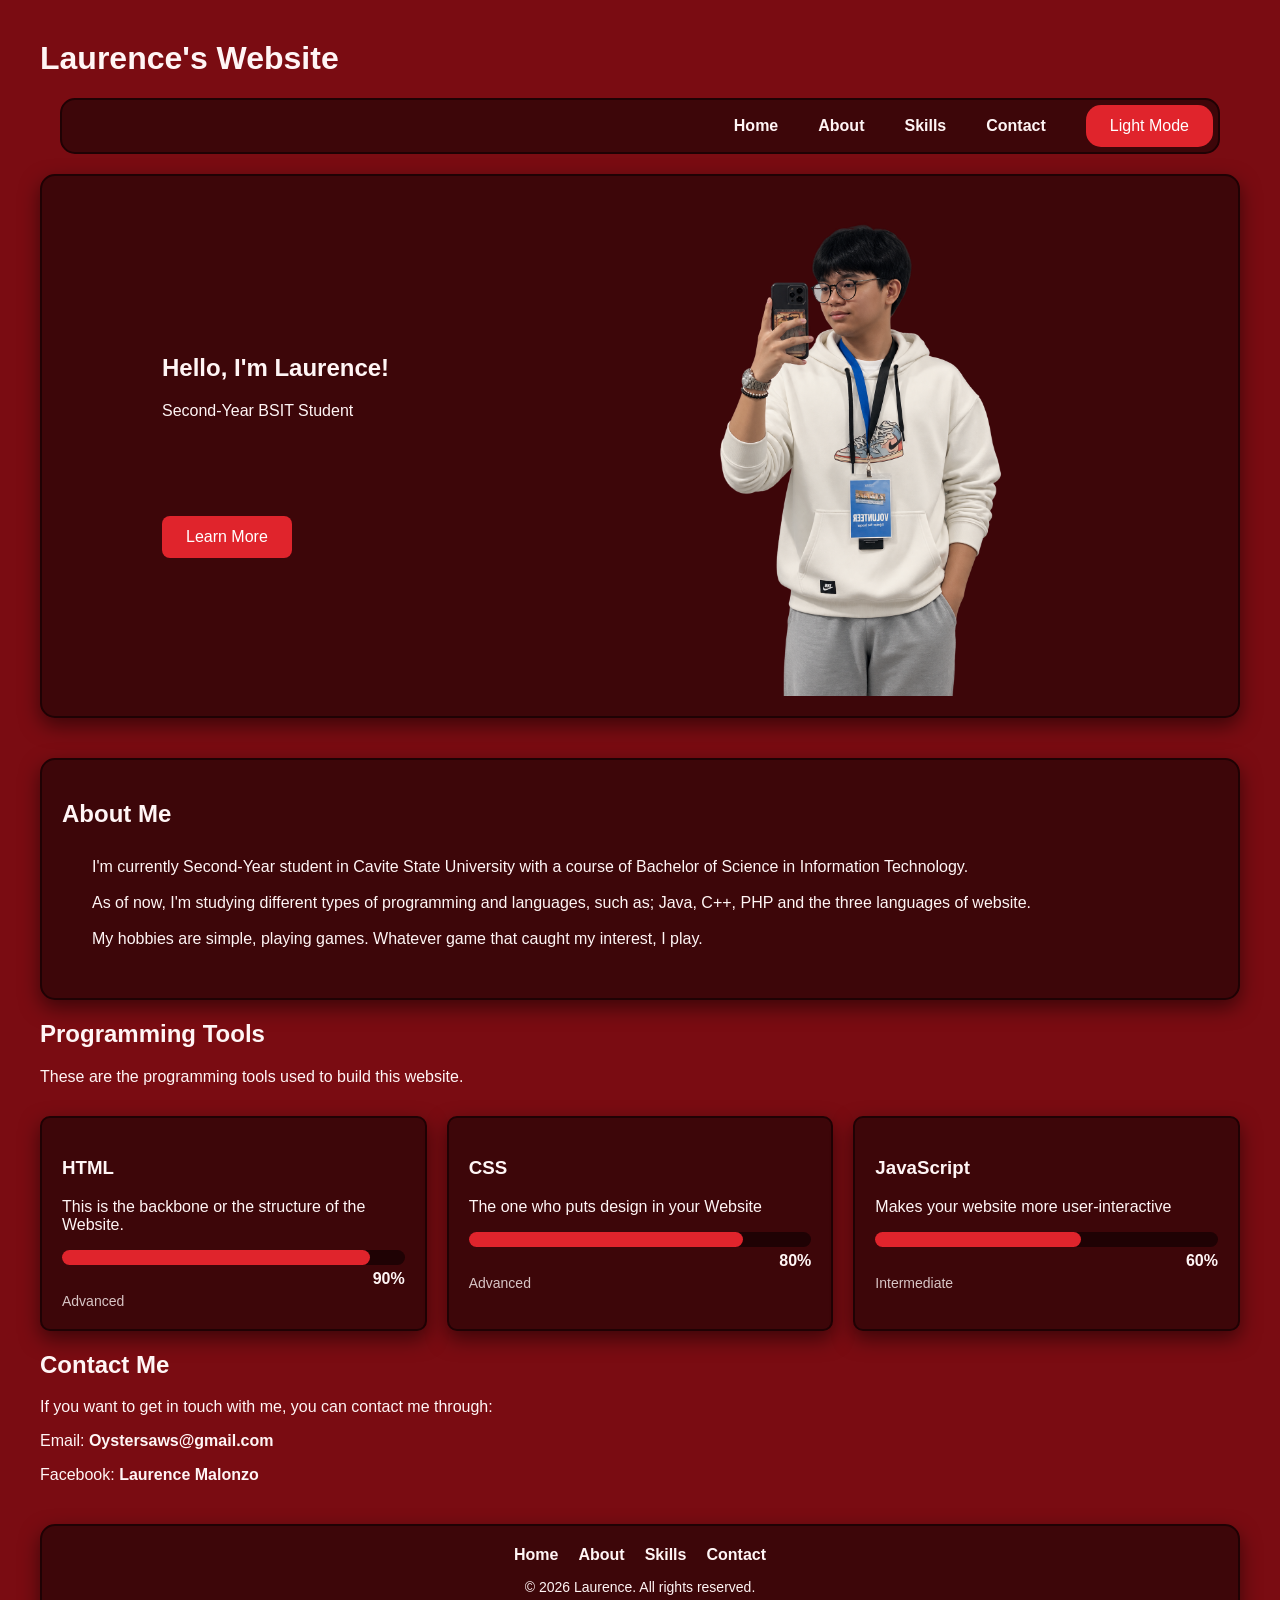
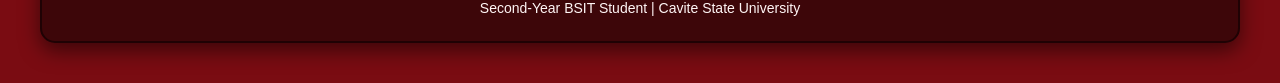
<file: index.html>
<!DOCTYPE html>
<html lang="en">
<head>
    <meta charset="UTF-8">
    <meta name="viewport" content="width=device-width, initial-scale=1.0">
    <title>Laurence's Website</title>

    <link rel = "stylesheet" href = "style.css">
</head>
<body>

<header>
    <h1>Laurence's Website</h1>
</header>
    <nav id="navbar">
        <button id="menubtn" class="menubtn" aria-label="Open menu" aria-expanded="false">&#9776;</button>
        <a href ="#hero" class="nav-link">Home</a>
        <a href ="#about" class="nav-link">About</a>
        <a href ="#skills" class="nav-link">Skills</a>
        <a href ="#contact" class="nav-link">Contact</a>
        <button id = "themebtn" class = "themebtn">Light Mode</button>
    </nav>

<main>

    <section class="hero" id="hero">
        <div class = "message" id="message">
            <h2 id="title">Hello, I'm Laurence!</h2>

            <p>Second-Year BSIT Student</p>

        <button class="btn" id="btn">Learn More</button>
        </div>

        <div class="owner">
            <img src="image/laurence.png" alt="Laurence">
        </div>
    </section>

    <section class="about" id="about">
        <h2>About Me</h2>

        <p class = "aboutme" id = "aboutme">I'm currently Second-Year student in Cavite State University with a course of Bachelor of Science in Information Technology.<br><br>
            As of now, I'm studying different types of programming and languages, such as; Java, C++, PHP and the three languages of website. <br><br>
            My hobbies are simple, playing games. Whatever game that caught my interest, I play. </p>
    </section>

    <section class="skills" id="skills">
        <h2>Programming Tools</h2>
        <p>These are the programming tools used to build this website.</p>
    
        <div class = "skills-container" id="skillContainer"></div>
    </section>

    <section class ="contact" id ="contact">

        <h2>Contact Me</h2>

        <p>If you want to get in touch with me, you can contact me through:</p>
        <p>
            Email: <a href="mailto:oystersaws@gmail.com" class="contact-link">Oystersaws@gmail.com</a> 
        </p>
        <p>
            Facebook: <a href="https://www.facebook.com/laurence.malonzo.71" class="contact-link">Laurence Malonzo</a>
        </p>

    </section>

</main>

<footer>
    <div class="footer-links">
        <a href="#hero" class="footer-link">Home</a>
        <a href="#about" class="footer-link">About</a>
        <a href="#skills" class="footer-link">Skills</a>
        <a href="#contact" class="footer-link">Contact</a>
    </div>
    <p>&copy; 2026 Laurence. All rights reserved.</p>
    <p>Second-Year BSIT Student | Cavite State University</p>
</footer>



    <script src = "script.js"></script>
</body>
</html>
</file>
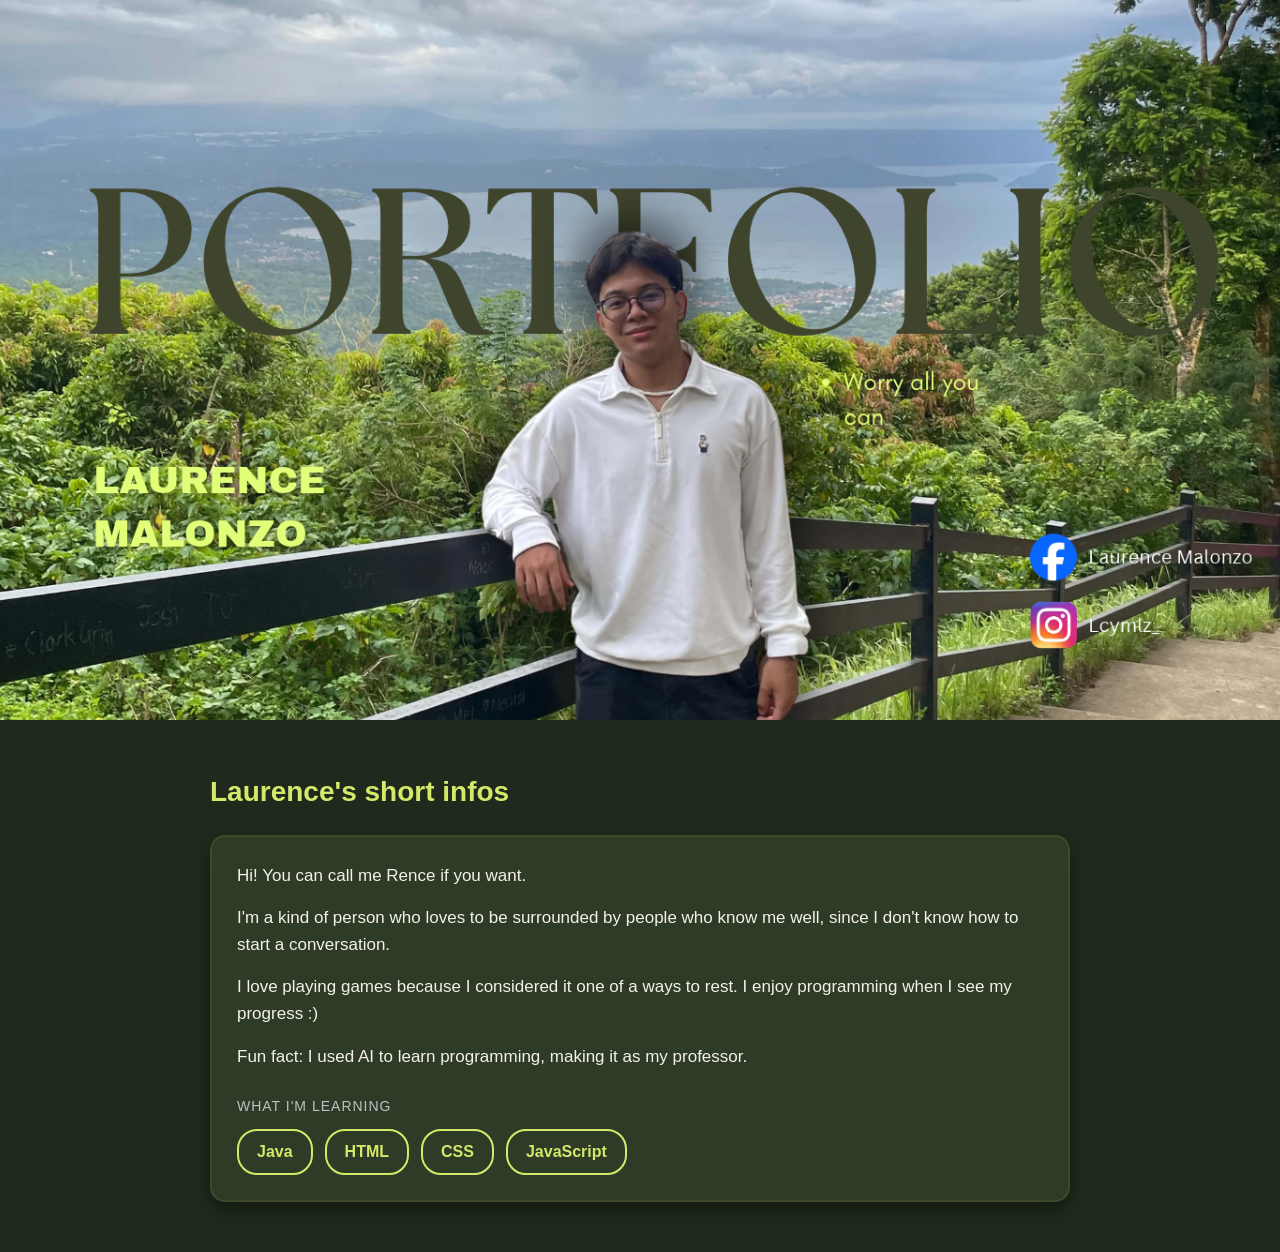
<file: aboutMe.html>
<!DOCTYPE html>
<html lang="en">
<head>
    <meta charset="UTF-8">
    <meta name="viewport" content="width=device-width, initial-scale=1.0">
    <title>Laurence</title>

    <link rel = "stylesheet" href = "aboutmestyle.css">
</head>
<body>

    <section class="about-laurence">
        <a href ="https://www.facebook.com/laurence.malonzo.71" target="_blank" class="laurence-social laurencefb">
            <span class="sr-only">Facebook: Laurence Malonzo</span>
        </a>
        <a href="https://instagram.com/lcymlz_" target="_blank" class="laurence-social laurenceinsta">
            <span class="sr-only">Instagram: lcymlz_</span>
        </a>
    </section>

    <section class="aboutme">
        <h2>Laurence's short infos</h2>
        <div class="about-card">
            <p>Hi! You can call me Rence if you want.</p>
            <p>I'm a kind of person who loves to be surrounded by people who know me well, since I don't know how to start a conversation.</p>
            <p>I love playing games because I considered it one of a ways to rest. I enjoy programming when I see my progress :)</p>
            <p>Fun fact: I used AI to learn programming, making it as my professor.</p>
            <h3>What I'm learning</h3>
            <div class="tags">
                <span class="tag">Java</span>
                <span class="tag">HTML</span>
                <span class="tag">CSS</span>
                <span class="tag">JavaScript</span>
            </div>
        </div>
    </section>
    
</body>
</html>
</file>
<file: style.css>
* {
    box-sizing: border-box;
}

:root {
    --background: #7a0c12;
    --card: #3d0609;
    --button: #e0242c;
    --button-hover: #b5141b;
    --button-text: #ffffff;
    --accent: #ff7a7a;
    --text: #fff5f5;
    --border: #1f0204;
    --track: #1f0204;
    --shadow: 0 8px 20px rgba(0, 0, 0, 0.5);
}

body {
    background:var(--background);
    transition: background-color 0.3s ease;
    font-family: Arial, sans-serif;
    margin: 40px;
}

header {
    color:var(--text);
}

nav {
    display: flex;
    justify-content:flex-end;
    gap: 20px;
    background: var(--card);
    border-radius: 15px;
    padding: 5px;
    margin: 20px;
    border: 2px solid var(--border);
    align-items: center;
    position: sticky;
    top: 10px;
    z-index: 1000;
}

nav a {
    text-decoration: none;
    color: var(--text);
    font-weight: bold;
    margin-right: 20px;
    
}

#btn {
    background: var(--button);
    color: var(--button-text);
    border: none;
    padding: 12px 24px;
    border-radius: 8px;
    font-size: 16px;
    cursor: pointer;
    margin-top: 80px;

    transition: 
        background-color 0.3s ease,
        transform 0.3s ease;
}

#btn:hover {
    background: var(--button-hover);

    transform: 
    translateY(-8px);
    box-shadow: 0 16px 30px rgba(0,0,0,.3);
}

#themebtn {
    background: var(--button);
    color: var(--button-text);
    border: none;
    padding: 12px 24px;
    border-radius: 15px;
    font-size: 16px;

    transition:
        background-color 0.3s ease,
        transform 0.3s ease;
}

#themebtn:hover {
    background: var(--button-hover);

    transform:
    translateY(-8px);
    box-shadow: 0 16px 30px rgba(0,0,0,.3);
}


.menubtn {
    display: none;
    background: var(--button);
    color: var(--button-text);
    border: none;
    border-radius: 10px;
    font-size: 24px;
    line-height: 1;
    padding: 8px 14px;
    cursor: pointer;
}

.menubtn:hover {
    background: var(--button-hover);
}

.nav-link {
    cursor: pointer;
    transition: color .3s ease;
}

.nav-link:hover {
    color: var(--accent);
}

.about {
    color: var(--text);
    background: var(--card);
    padding: 20px;
    border: 2px solid var(--border);
    margin-top: 40px;
    width: 100%;
    max-width: 1780px;
    border-radius: 15px;
    box-shadow: var(--shadow);
}

.aboutme {
    margin: 30px;
}

.hero {
    display: flex;
    align-items:center;
    justify-content: space-between;

    color: var(--text);
    background: var(--card);
    padding: 20px;
    border-radius: 15px;
    border: 2px solid var(--border);
    box-shadow: var(--shadow);

    margin-top: 5px;
    width: 100%;
    max-width: 1790px;
    min-height: 540px;
}

.owner {
    display: flex;
    margin-right: 100px;
    justify-content: center;
    
    width: 45%;

}

.owner img {
    width: 500px;
    height: 500px;
    object-fit: contain;
    display: block;
}

.message {
    margin-left: 100px;
}

.skills {
    color: var(--text);
}

.skills-container {
    display: grid;
    grid-template-columns: repeat(3, 1fr);
    gap: 20px;
    margin-top: 30px;
    justify-items: center;
    color: var(--text);
}

.box {
    background: var(--card);
    padding: 20px;
    border-radius: 10px;
    border: 2px solid var(--border);
    box-shadow: var(--shadow);
    width: 100%;
    max-width: none;
    

    transition: 
        transform 0.3s ease,
        box-shadow 0.3s ease;

}

.box:hover {
    transform: 
        translateY(-8px);
    box-shadow: 0 16px 30px rgba(0,0,0,.3);

}

.progress {
    width: 100%;
    height: 15px;
    background: var(--track);
    border-radius: 10px;
    margin-top: 15px;
}

.progress-bar {
    height: 100%;
    background: var(--button);
    border-radius: 10px;

    width: 0;
    transition: width 1s ease;
}

.progress-text {
    display: block;
    margin-top: 5px;
    text-align: right;
    font-weight: bold;
}

.level-text {
    display: block;
    margin-top: 5px;
    font-size: 14px;
    opacity: 0.8;
}

.contact {
    color: var(--text);
}

.contact-link {
    color: var(--text);
    text-decoration: none;
    font-weight: bold;
}

.contact-link:hover {
    color: var(--accent);
}

footer {
    color: var(--text);
    background: var(--card);
    text-align: center;
    padding: 20px;
    margin-top: 40px;
    border: 2px solid var(--border);
    border-radius: 15px;
    box-shadow: var(--shadow);
}

footer p {
    margin: 5px 0;
    font-size: 14px;
}

.footer-links {
    display: flex;
    justify-content: center;
    flex-wrap: wrap;
    gap: 20px;
    margin-bottom: 15px;
}

.footer-link {
    color: var(--text);
    text-decoration: none;
    font-weight: bold;
    transition: color .3s ease;
}

.footer-link:hover {
    color: var(--accent);
}

.light-theme {
    /* Blue theme (light mode) */
    --background: #e8f0fb;
    --card: #ffffff;
    --button: #1d5fd1;
    --button-hover: #164aa6;
    --button-text: #ffffff;
    --accent: #1d5fd1;
    --text: #13233d;
    --border: #c5d4ea;
    --track: #d3def0;
    --shadow: 0 8px 20px rgba(19, 35, 61, 0.12);
}

html {
    scroll-behavior: smooth;
}

section {
    scroll-margin-top: 100px;
}


@media (max-width: 768px) {

    body {
        margin: 15px;
    }

    nav {
        flex-direction: column;
        align-items: center;
        gap: 12px;
        margin: 20px 0;
        padding: 10px;
       
    }

    nav a {
        margin-right: 0;
    }

    .menubtn {
        display: block;
        align-self: flex-end;
    }

    nav .nav-link,
    nav #themebtn {
        display: none;
    }

    nav.open .nav-link,
    nav.open #themebtn {
        display: block;
    }

    .skills-container {
        grid-template-columns: 1fr;
    }

    .hero {
        flex-direction: column;
        text-align: center;
        min-height: auto;
    }

    .message {
        margin: 20px;
    }

    #btn {
        margin-top: 30px;
    }

    .owner {
        width: 100%;
        margin-right: 0;
    }

    .owner img {
        width: 250px;
        height: 250px;
    }

    .aboutme {
        margin: 10px;
    }

    section {
        scroll-margin-top: 80px;
    }
}

@media (max-width: 480px) {

    header h1 {
        font-size: 24px;
        text-align: center;
    }

    .owner img {
        width: 200px;
        height: 200px;
    }
}
</file>
<file: aboutmestyle.css>
:root {
    --background: #1F2A1C;
    --cards: #2E3B26;
    --cardborder: #3D4A2A;
    --headings: #D4E86A;
    --text: #B8C4C2;
    --bodytext: #F4F1E6;
    --shadow: 0 8px 20px rgba(0, 0, 0, 0.4);
}

* {
    box-sizing: border-box;
}

body {
    background: var(--background);
    color: var(--bodytext);
    font-family: Arial, sans-serif;
    line-height: 1.6;
    margin: 0;
}

.about-laurence {
    position: relative;
    width: 100%;
    aspect-ratio: 1115 / 627;
    background-image: url("image/laurencebanner.png");
    background-size: cover;
    background-position: center;
    background-repeat: no-repeat;
} 

.laurence-social {
    position: absolute;
    left: 80.4%;
    height: 7.3%;
    border-radius: 8px;
    transition: background-color 0.3s ease, outline-color 0.3s ease;
    outline: 2px solid transparent;
}

.laurence-social:hover,
.laurence-social:focus-visible {
    background: rgba(212, 232, 106, 0.15);
    outline-color: var(--headings);
}

.laurencefb {
    top: 73.7%;
    width: 17.8%;
}

.laurenceinsta {
    top: 83.1%;
    width: 10.7%;
}

.sr-only {
    position: absolute;
    width: 1px;
    height: 1px;
    overflow: hidden;
    clip: rect(0, 0, 0, 0);
    white-space: nowrap;
}

.aboutme {
    max-width: 900px;
    margin: 50px auto;
    padding: 0 20px;
}

.aboutme h2 {
    color: var(--headings);
    font-size: 28px;
    margin: 0 0 20px;
}

.about-card {
    background: var(--cards);
    border: 2px solid var(--cardborder);
    border-radius: 15px;
    padding: 25px;
    box-shadow: var(--shadow);
}

.about-card p {
    font-size: 17px;
    margin: 0 0 15px;
}

.about-card h3 {
    color: var(--text);
    font-size: 14px;
    font-weight: normal;
    text-transform: uppercase;
    letter-spacing: 1px;
    margin: 25px 0 12px;
}


.tags {
    display: flex;
    flex-wrap: wrap;
    gap: 12px;
}

.tag {
    border: 2px solid var(--headings);
    color: var(--headings);
    padding: 8px 18px;
    border-radius: 20px;
    font-weight: bold;
    transition: background-color 0.3s ease, color 0.3s ease;
}

.tag:hover {
    background: var(--headings);
    color: var(--background);
}

@media (max-width: 768px) {

    .aboutme {
        margin: 30px auto;
    }

    .aboutme h2 {
        font-size: 24px;
    }

    .aboutme {
        padding: 20px;
    }

    .aboutme p {
        font-size: 16px;
    }
}

@media (max-width: 480px) {

    .tag {
        padding: 6px 14px;
        font-size: 14px;
    }
}
</file>
